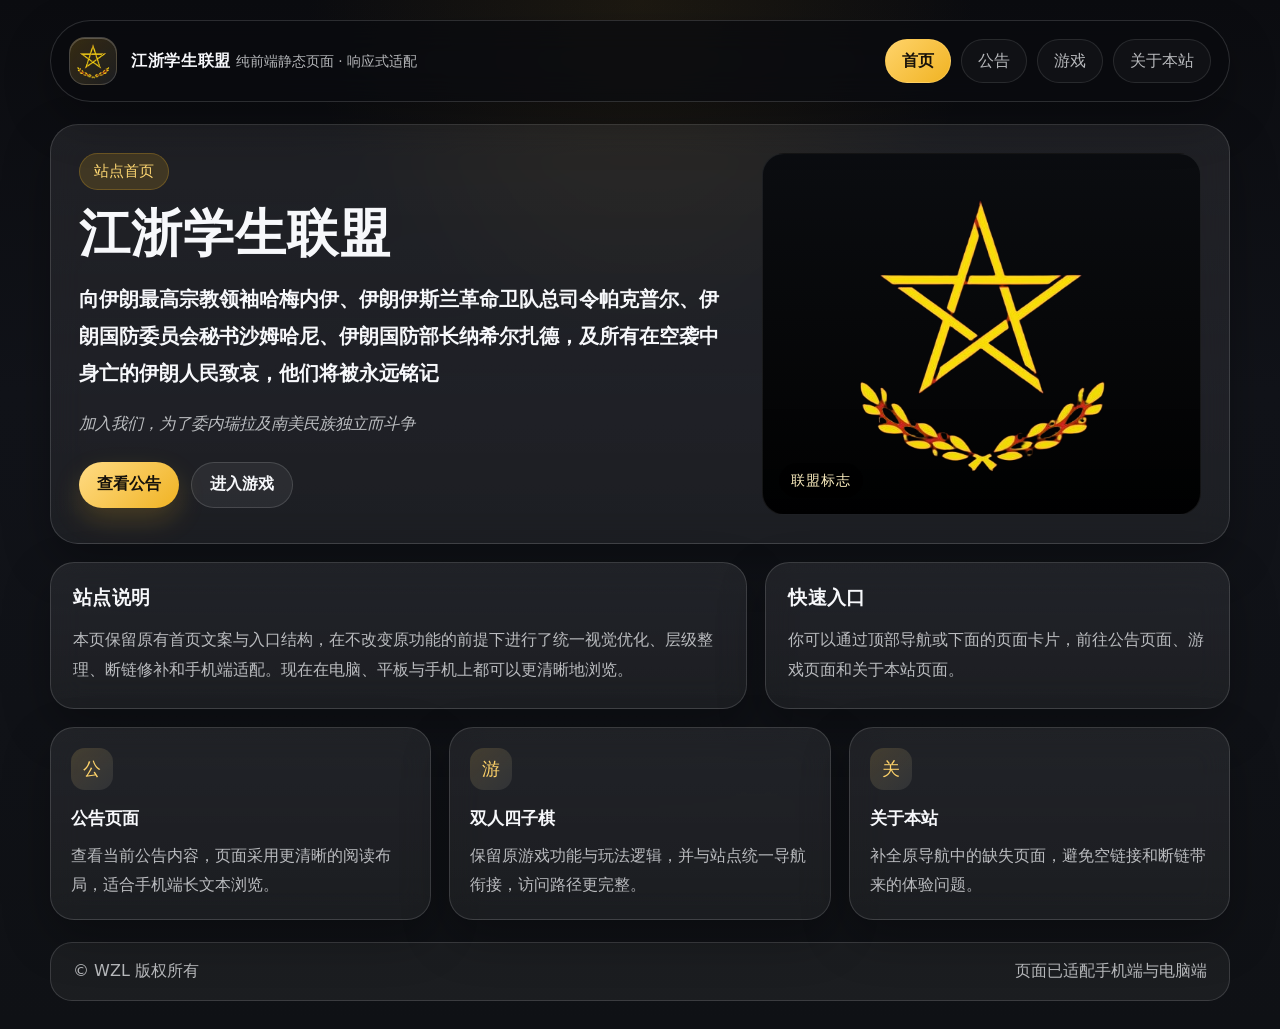
<file: index.html>
<!DOCTYPE html>
<html lang="zh-CN">
<head>
  <meta charset="UTF-8">
  <meta name="viewport" content="width=device-width, initial-scale=1.0, viewport-fit=cover">
  <title>江浙学生联盟</title>
  <link rel="icon" href="quest.png" type="image/png">
  <link rel="stylesheet" href="mystyle.css">
</head>
<body>
  <div class="site-shell">
    <header class="site-header">
      <a class="site-brand" href="index.html" aria-label="返回首页">
        <span class="site-brand__mark">
          <img src="logo.jpg" alt="江浙学生联盟标志">
        </span>
        <span class="site-brand__text">
          <span class="site-brand__title">江浙学生联盟</span>
          <span class="site-brand__sub">纯前端静态页面 · 响应式适配</span>
        </span>
      </a>
      <nav class="site-nav" aria-label="主导航">
        <ul class="site-nav__list">
          <li><a class="site-nav__link is-active" href="index.html">首页</a></li>
          <li><a class="site-nav__link" href="note.html">公告</a></li>
          <li><a class="site-nav__link" href="game.html">游戏</a></li>
          <li><a class="site-nav__link" href="about.html">关于本站</a></li>
        </ul>
      </nav>
    </header>

    <main class="page-space">
      <section class="hero-banner">
        <div class="hero-banner__grid">
          <div>
            <div class="hero-banner__eyebrow">站点首页</div>
            <h1 class="hero-banner__title">江浙学生联盟</h1>
            <h2 class="hero-banner__subtitle">向伊朗最高宗教领袖哈梅内伊、伊朗伊斯兰革命卫队总司令帕克普尔、伊朗国防委员会秘书沙姆哈尼、伊朗国防部长纳希尔扎德，及所有在空袭中身亡的伊朗人民致哀，他们将被永远铭记</h2>
            <p class="hero-banner__quote"><em>加入我们，为了委内瑞拉及南美民族独立而斗争</em></p>
            <div class="hero-banner__actions">
              <a class="site-button site-button--primary" href="note.html">查看公告</a>
              <a class="site-button site-button--secondary" href="game.html">进入游戏</a>
            </div>
          </div>
          <div class="hero-banner__media">
            <div class="hero-banner__image-card">
              <img class="hero-banner__image" src="logo.jpg" alt="联盟标志展示图">
            </div>
          </div>
        </div>
      </section>

      <section class="content-grid" style="margin-top: 18px;">
        <article class="content-card">
          <h2 class="card-title">站点说明</h2>
          <p class="card-text">本页保留原有首页文案与入口结构，在不改变原功能的前提下进行了统一视觉优化、层级整理、断链修补和手机端适配。现在在电脑、平板与手机上都可以更清晰地浏览。</p>
        </article>

        <article class="content-card">
          <h2 class="card-title">快速入口</h2>
          <p class="card-text">你可以通过顶部导航或下面的页面卡片，前往公告页面、游戏页面和关于本站页面。</p>
        </article>
      </section>

      <section class="entry-grid" style="margin-top: 18px;">
        <a class="entry-card" href="note.html">
          <div class="entry-card__icon">公</div>
          <h3 class="entry-card__title">公告页面</h3>
          <p class="entry-card__text">查看当前公告内容，页面采用更清晰的阅读布局，适合手机端长文本浏览。</p>
        </a>

        <a class="entry-card" href="game.html">
          <div class="entry-card__icon">游</div>
          <h3 class="entry-card__title">双人四子棋</h3>
          <p class="entry-card__text">保留原游戏功能与玩法逻辑，并与站点统一导航衔接，访问路径更完整。</p>
        </a>

        <a class="entry-card" href="about.html">
          <div class="entry-card__icon">关</div>
          <h3 class="entry-card__title">关于本站</h3>
          <p class="entry-card__text">补全原导航中的缺失页面，避免空链接和断链带来的体验问题。</p>
        </a>
      </section>
    </main>

    <footer class="site-footer">
      <p>© <span>WZL</span> 版权所有</p>
      <p>页面已适配手机端与电脑端</p>
    </footer>
  </div>
</body>
</html>
</file>
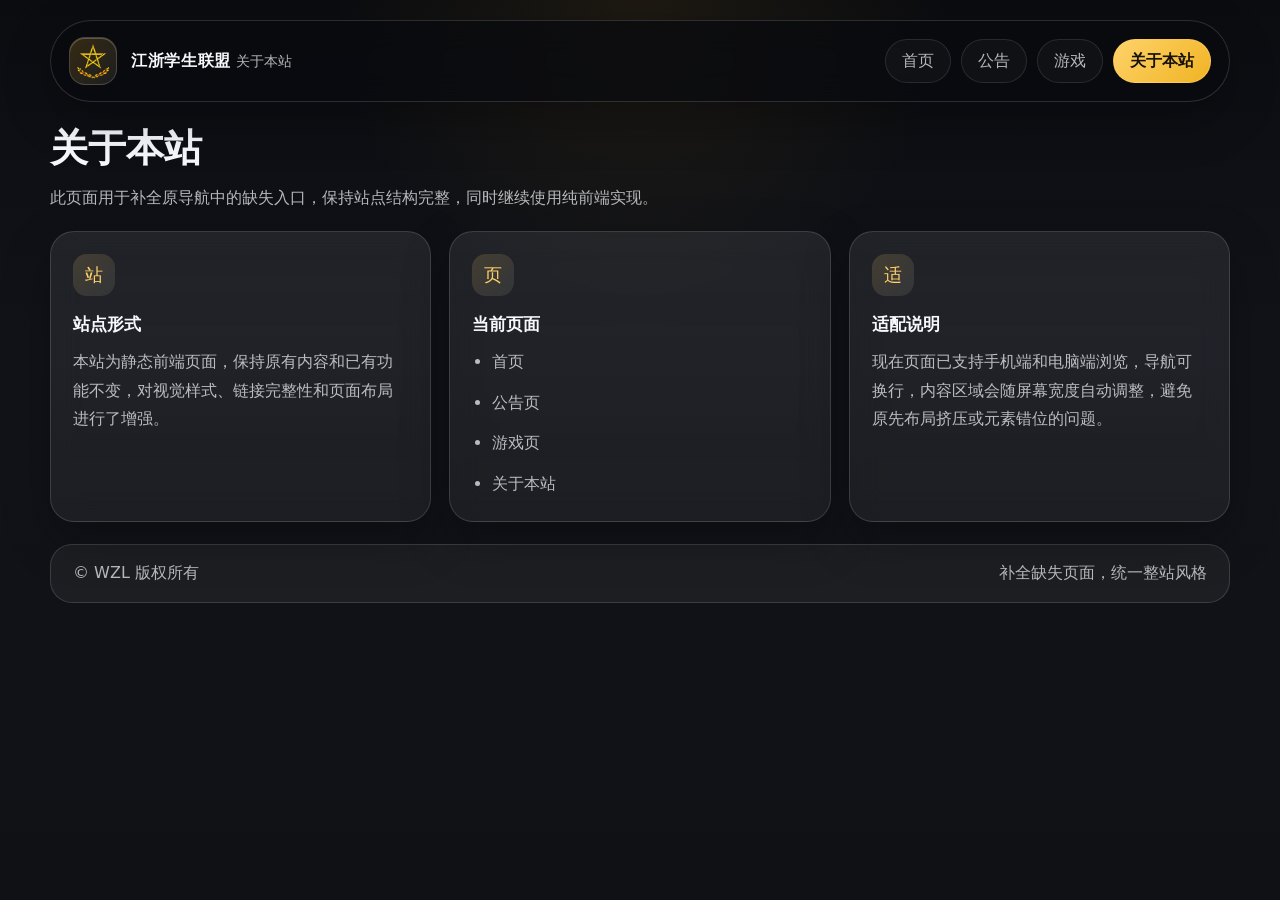
<file: about.html>
<!DOCTYPE html>
<html lang="zh-CN">
<head>
  <meta charset="UTF-8">
  <meta name="viewport" content="width=device-width, initial-scale=1.0, viewport-fit=cover">
  <title>关于本站 - 江浙学生联盟</title>
  <link rel="icon" href="quest.png" type="image/png">
  <link rel="stylesheet" href="mystyle.css">
</head>
<body>
  <div class="site-shell">
    <header class="site-header">
      <a class="site-brand" href="index.html" aria-label="返回首页">
        <span class="site-brand__mark">
          <img src="logo.jpg" alt="江浙学生联盟标志">
        </span>
        <span class="site-brand__text">
          <span class="site-brand__title">江浙学生联盟</span>
          <span class="site-brand__sub">关于本站</span>
        </span>
      </a>
      <nav class="site-nav" aria-label="主导航">
        <ul class="site-nav__list">
          <li><a class="site-nav__link" href="index.html">首页</a></li>
          <li><a class="site-nav__link" href="note.html">公告</a></li>
          <li><a class="site-nav__link" href="game.html">游戏</a></li>
          <li><a class="site-nav__link is-active" href="about.html">关于本站</a></li>
        </ul>
      </nav>
    </header>

    <main class="page-space">
      <section class="page-intro">
        <h1 class="page-intro__title">关于本站</h1>
        <p class="page-intro__text">此页面用于补全原导航中的缺失入口，保持站点结构完整，同时继续使用纯前端实现。</p>
      </section>

      <section class="about-grid">
        <article class="about-card">
          <div class="about-card__icon">站</div>
          <h2 class="about-card__title">站点形式</h2>
          <p class="about-card__text">本站为静态前端页面，保持原有内容和已有功能不变，对视觉样式、链接完整性和页面布局进行了增强。</p>
        </article>

        <article class="about-card">
          <div class="about-card__icon">页</div>
          <h2 class="about-card__title">当前页面</h2>
          <ul>
            <li>首页</li>
            <li>公告页</li>
            <li>游戏页</li>
            <li>关于本站</li>
          </ul>
        </article>

        <article class="about-card">
          <div class="about-card__icon">适</div>
          <h2 class="about-card__title">适配说明</h2>
          <p class="about-card__text">现在页面已支持手机端和电脑端浏览，导航可换行，内容区域会随屏幕宽度自动调整，避免原先布局挤压或元素错位的问题。</p>
        </article>
      </section>
    </main>

    <footer class="site-footer">
      <p>© <span>WZL</span> 版权所有</p>
      <p>补全缺失页面，统一整站风格</p>
    </footer>
  </div>
</body>
</html>
</file>
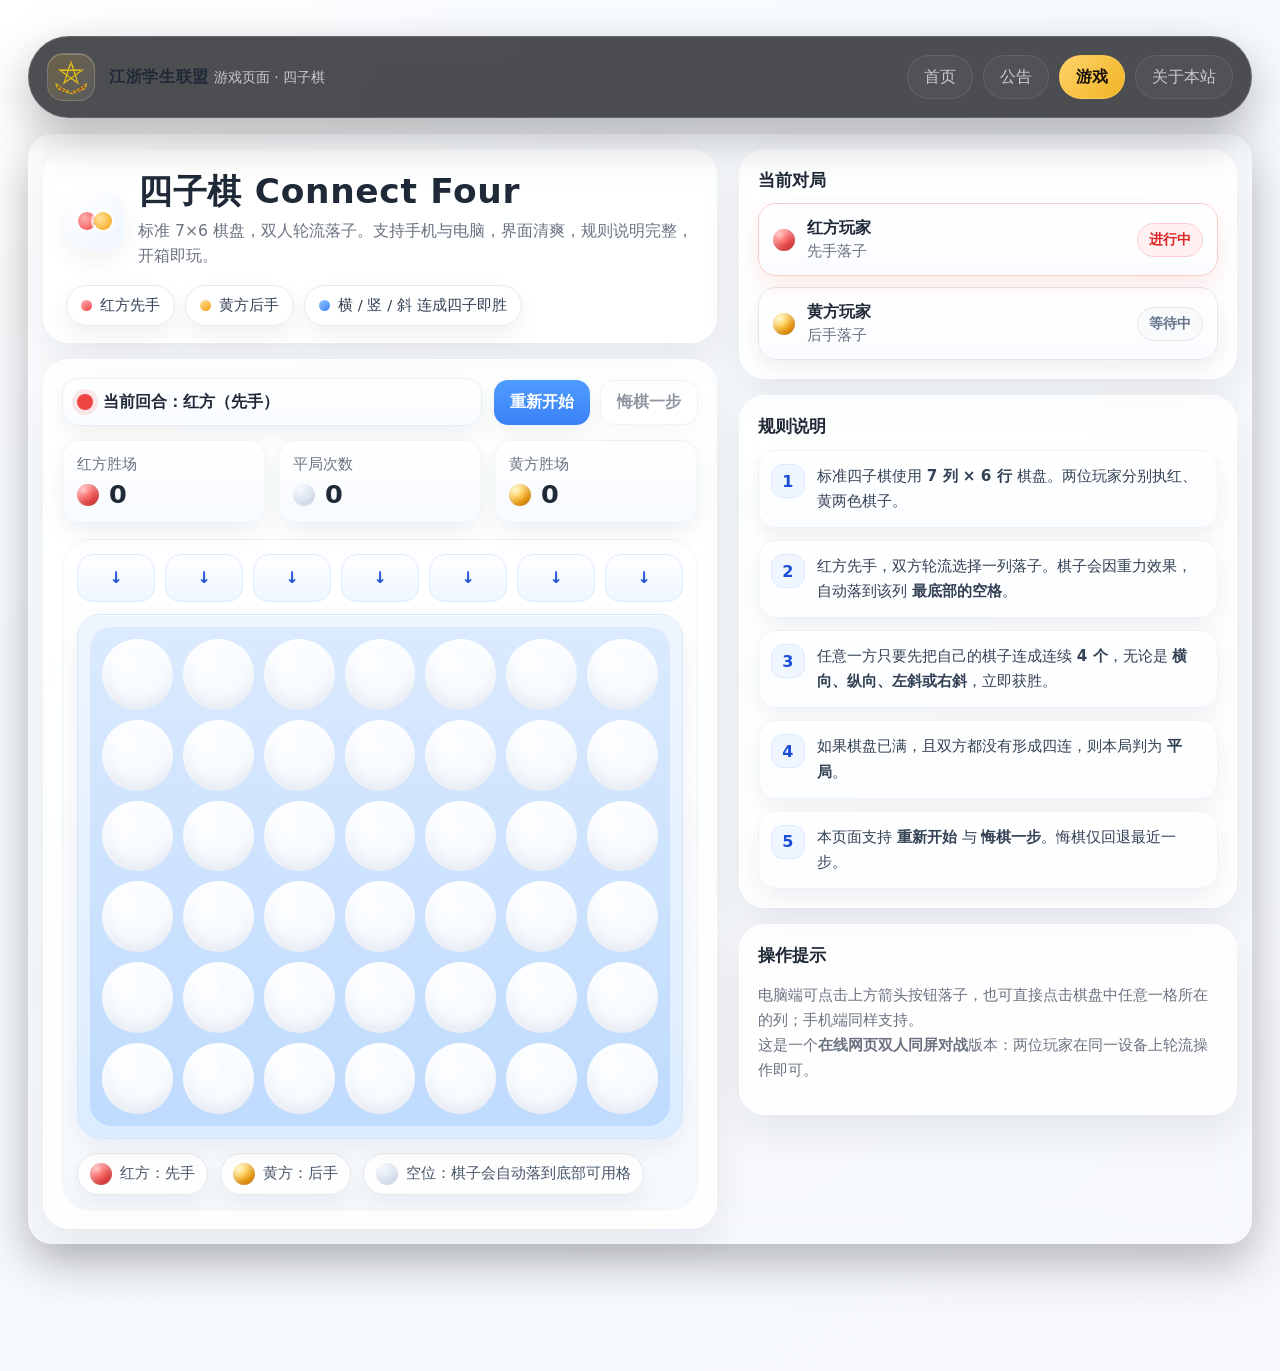
<file: game.html>
<!DOCTYPE html>
<html lang="zh-CN">
<head>
  <meta charset="UTF-8" />
  <meta name="viewport" content="width=device-width, initial-scale=1.0, viewport-fit=cover" />
  <title>游戏 - 江浙学生联盟</title>
  <link rel="icon" href="quest.png" type="image/png" />
  <link rel="stylesheet" href="mystyle.css" />
  <style>
    :root {
      --bg: #f8fafc;
      --bg-soft: #ffffff;
      --panel: rgba(255,255,255,0.82);
      --text: #1f2937;
      --subtext: #6b7280;
      --line: #e5e7eb;
      --shadow: 0 18px 40px rgba(15, 23, 42, 0.08);
      --shadow-soft: 0 10px 24px rgba(15, 23, 42, 0.06);

      --board: #dbeafe;
      --board-deep: #bfdbfe;
      --slot: #f8fbff;
      --red: #ef4444;
      --red-dark: #dc2626;
      --yellow: #f59e0b;
      --yellow-dark: #d97706;
      --accent: #3b82f6;
      --accent-soft: #eff6ff;
      --success: #10b981;
    }

    * {
      box-sizing: border-box;
      -webkit-tap-highlight-color: transparent;
    }

    html, body {
      margin: 0;
      min-height: 100%;
      background:
        radial-gradient(circle at top left, #ffffff 0%, #f8fbff 32%, #f6f8fc 100%);
      color: var(--text);
      font-family: "PingFang SC", "Microsoft YaHei", "Noto Sans SC", system-ui, -apple-system, BlinkMacSystemFont, "Segoe UI", sans-serif;
    }

    body {
      padding:
        max(16px, env(safe-area-inset-top))
        max(14px, env(safe-area-inset-right))
        max(18px, env(safe-area-inset-bottom))
        max(14px, env(safe-area-inset-left));
    }

    .app {
      max-width: 1200px;
      margin: 0 auto;
      display: grid;
      grid-template-columns: 1.15fr 0.85fr;
      gap: 22px;
      align-items: start;
    }

    .left,
    .right {
      min-width: 0;
    }

    .card {
      background: var(--panel);
      border: 1px solid rgba(255,255,255,0.88);
      backdrop-filter: blur(14px);
      border-radius: 26px;
      box-shadow: var(--shadow);
    }

    .hero {
      padding: 22px 22px 16px;
      margin-bottom: 16px;
    }

    .title-row {
      display: flex;
      gap: 14px;
      align-items: center;
      justify-content: space-between;
      flex-wrap: wrap;
    }

    .brand {
      display: flex;
      gap: 14px;
      align-items: center;
      min-width: 0;
    }

    .logo {
      width: 58px;
      height: 58px;
      border-radius: 18px;
      background:
        linear-gradient(145deg, #ffffff, #eef5ff);
      box-shadow: inset 0 1px 0 rgba(255,255,255,0.9), var(--shadow-soft);
      display: grid;
      place-items: center;
      position: relative;
      overflow: hidden;
      flex: none;
    }

    .logo::before,
    .logo::after {
      content: "";
      position: absolute;
      width: 18px;
      height: 18px;
      border-radius: 50%;
      top: 20px;
      box-shadow: 0 0 0 3px rgba(255,255,255,0.7);
    }

    .logo::before {
      left: 12px;
      background: radial-gradient(circle at 35% 35%, #ffb0b0, var(--red));
    }

    .logo::after {
      right: 12px;
      background: radial-gradient(circle at 35% 35%, #ffe39a, var(--yellow));
    }

    .hero h1 {
      margin: 0 0 6px;
      font-size: clamp(1.55rem, 2vw + 1rem, 2.15rem);
      line-height: 1.15;
      letter-spacing: 0.02em;
    }

    .hero p {
      margin: 0;
      color: var(--subtext);
      line-height: 1.65;
      font-size: 0.98rem;
    }

    .chips {
      display: flex;
      flex-wrap: wrap;
      gap: 10px;
      margin-top: 16px;
    }

    .chip {
      display: inline-flex;
      align-items: center;
      gap: 8px;
      padding: 10px 14px;
      border-radius: 999px;
      background: rgba(255,255,255,0.88);
      border: 1px solid var(--line);
      color: #334155;
      font-size: 0.93rem;
      box-shadow: var(--shadow-soft);
    }

    .dot {
      width: 11px;
      height: 11px;
      border-radius: 50%;
      flex: none;
    }

    .dot.red {
      background: linear-gradient(145deg, #ffb3b3, var(--red));
    }

    .dot.yellow {
      background: linear-gradient(145deg, #ffe4a6, var(--yellow));
    }

    .dot.blue {
      background: linear-gradient(145deg, #93c5fd, var(--accent));
    }

    .board-card {
      padding: 18px;
      overflow: hidden;
    }

    .top-panel {
      display: flex;
      align-items: center;
      justify-content: space-between;
      gap: 12px;
      margin-bottom: 14px;
      flex-wrap: wrap;
    }

    .status {
      display: flex;
      align-items: center;
      gap: 10px;
      min-height: 48px;
      padding: 10px 14px;
      border-radius: 16px;
      background: linear-gradient(180deg, #ffffff, #f8fbff);
      border: 1px solid #e8eef7;
      box-shadow: var(--shadow-soft);
      flex: 1;
      min-width: 220px;
    }

    .status-indicator {
      width: 16px;
      height: 16px;
      border-radius: 50%;
      flex: none;
      background: var(--accent);
      box-shadow: 0 0 0 5px rgba(59,130,246,0.12);
      transition: background 0.2s ease, box-shadow 0.2s ease;
    }

    .status-indicator.red {
      background: var(--red);
      box-shadow: 0 0 0 5px rgba(239,68,68,0.12);
    }

    .status-indicator.yellow {
      background: var(--yellow);
      box-shadow: 0 0 0 5px rgba(245,158,11,0.12);
    }

    .status-text {
      font-size: 1rem;
      font-weight: 700;
      line-height: 1.4;
      word-break: break-word;
    }

    .actions {
      display: flex;
      gap: 10px;
      flex-wrap: wrap;
    }

    button {
      border: 0;
      cursor: pointer;
      transition: transform 0.15s ease, box-shadow 0.2s ease, opacity 0.2s ease, background 0.2s ease;
      font: inherit;
    }

    button:active {
      transform: translateY(1px) scale(0.99);
    }

    .btn {
      padding: 11px 16px;
      border-radius: 14px;
      font-weight: 700;
      box-shadow: var(--shadow-soft);
    }

    .btn-primary {
      background: linear-gradient(180deg, #4f9cff, var(--accent));
      color: #fff;
    }

    .btn-secondary {
      background: #fff;
      color: #334155;
      border: 1px solid var(--line);
    }

    .btn:disabled {
      opacity: 0.55;
      cursor: not-allowed;
      transform: none;
    }

    .scores {
      display: grid;
      grid-template-columns: repeat(3, 1fr);
      gap: 12px;
      margin-bottom: 16px;
    }

    .score-card {
      background: linear-gradient(180deg, rgba(255,255,255,0.96), rgba(247,250,255,0.95));
      border: 1px solid #edf2f7;
      border-radius: 18px;
      padding: 14px;
      box-shadow: var(--shadow-soft);
      min-width: 0;
    }

    .score-label {
      color: var(--subtext);
      font-size: 0.92rem;
      margin-bottom: 8px;
    }

    .score-value {
      font-size: clamp(1.35rem, 2vw, 1.9rem);
      font-weight: 800;
      line-height: 1;
      display: flex;
      align-items: center;
      gap: 10px;
      min-width: 0;
    }

    .piece {
      width: 22px;
      height: 22px;
      border-radius: 50%;
      flex: none;
      box-shadow: inset -3px -4px 7px rgba(0,0,0,0.12), inset 2px 3px 7px rgba(255,255,255,0.5);
    }

    .piece.red {
      background: radial-gradient(circle at 32% 28%, #ffb8b8 0%, #ff7b7b 24%, var(--red) 62%, var(--red-dark) 100%);
    }

    .piece.yellow {
      background: radial-gradient(circle at 32% 28%, #fff2be 0%, #ffd96f 24%, var(--yellow) 62%, var(--yellow-dark) 100%);
    }

    .piece.ghost {
      background: radial-gradient(circle at 32% 28%, #f4f7fc 0%, #e5edf8 45%, #dbe5f1 100%);
      box-shadow: inset -2px -4px 8px rgba(148,163,184,0.28), inset 1px 2px 6px rgba(255,255,255,0.75);
    }

    .game-shell {
      border-radius: 28px;
      background: linear-gradient(180deg, #ffffff 0%, #f6faff 100%);
      border: 1px solid #eef3fa;
      padding: 14px;
      box-shadow: inset 0 1px 0 rgba(255,255,255,0.9);
    }

    .drop-row {
      display: grid;
      grid-template-columns: repeat(7, 1fr);
      gap: clamp(6px, 1vw, 10px);
      margin-bottom: 12px;
      position: relative;
      z-index: 3;
    }

    .drop-btn {
      min-width: 0;
      height: clamp(36px, 6vw, 48px);
      border-radius: 16px;
      background: linear-gradient(180deg, #ffffff, #eff6ff);
      border: 1px solid #dbeafe;
      color: #1d4ed8;
      font-weight: 800;
      font-size: clamp(0.92rem, 1.4vw, 1rem);
      position: relative;
      overflow: hidden;
    }

    .drop-btn:hover:not(:disabled) {
      box-shadow: 0 10px 18px rgba(59,130,246,0.12);
      transform: translateY(-1px);
    }

    .drop-btn::before {
      content: "↓";
      font-size: 1rem;
      line-height: 1;
    }

    .drop-btn[data-hover="red"] {
      background: linear-gradient(180deg, #fff5f5, #ffe8e8);
      color: var(--red-dark);
      border-color: #fecaca;
    }

    .drop-btn[data-hover="yellow"] {
      background: linear-gradient(180deg, #fffcf0, #fff4cf);
      color: var(--yellow-dark);
      border-color: #fde68a;
    }

    .board-wrap {
      overflow: hidden;
      border-radius: 24px;
      background: linear-gradient(180deg, #eef6ff, #dcecff);
      border: 1px solid #d6e7fb;
      padding: clamp(8px, 1.6vw, 12px);
      box-shadow: inset 0 1px 0 rgba(255,255,255,0.8), var(--shadow-soft);
      position: relative;
      z-index: 1;
    }

    .board {
      display: grid;
      grid-template-columns: repeat(7, 1fr);
      gap: clamp(6px, 1vw, 10px);
      background: linear-gradient(180deg, var(--board), var(--board-deep));
      padding: clamp(8px, 1.6vw, 12px);
      border-radius: 22px;
      position: relative;
      user-select: none;
      touch-action: manipulation;
    }

    .cell {
      aspect-ratio: 1 / 1;
      width: 100%;
      border-radius: 50%;
      background:
        radial-gradient(circle at 35% 35%, #ffffff 0%, #f7fbff 32%, var(--slot) 68%, #e7f0fb 100%);
      box-shadow:
        inset 0 6px 12px rgba(255,255,255,0.9),
        inset 0 -7px 12px rgba(148,163,184,0.18);
      position: relative;
      overflow: hidden;
      transition: transform 0.15s ease;
      cursor: pointer;
    }

    .cell.win {
      animation: pulseWin 0.9s ease-in-out infinite alternate;
    }

    @keyframes pulseWin {
      0% {
        transform: scale(1);
        box-shadow:
          inset 0 6px 12px rgba(255,255,255,0.9),
          inset 0 -7px 12px rgba(148,163,184,0.18),
          0 0 0 0 rgba(16,185,129,0.28);
      }
      100% {
        transform: scale(1.03);
        box-shadow:
          inset 0 6px 12px rgba(255,255,255,0.9),
          inset 0 -7px 12px rgba(148,163,184,0.18),
          0 0 0 8px rgba(16,185,129,0);
      }
    }

    .disc {
      position: absolute;
      inset: 6%;
      border-radius: 50%;
      transform: translateY(-135%) scale(0.92);
      opacity: 0;
      pointer-events: none;
    }

    .disc.red {
      background: radial-gradient(circle at 32% 28%, #ffbaba 0%, #ff7d7d 24%, var(--red) 62%, var(--red-dark) 100%);
      box-shadow:
        inset 3px 4px 8px rgba(255,255,255,0.38),
        inset -4px -5px 10px rgba(0,0,0,0.14),
        0 8px 14px rgba(239,68,68,0.18);
    }

    .disc.yellow {
      background: radial-gradient(circle at 32% 28%, #fff1bf 0%, #ffd96d 24%, var(--yellow) 62%, var(--yellow-dark) 100%);
      box-shadow:
        inset 3px 4px 8px rgba(255,255,255,0.38),
        inset -4px -5px 10px rgba(0,0,0,0.14),
        0 8px 14px rgba(245,158,11,0.18);
    }

    .disc.show {
      animation: dropIn 0.36s cubic-bezier(0.25, 1, 0.3, 1) forwards;
    }

    @keyframes dropIn {
      0% {
        transform: translateY(-135%) scale(0.92);
        opacity: 0.25;
      }
      75% {
        transform: translateY(4%) scale(1);
        opacity: 1;
      }
      100% {
        transform: translateY(0) scale(1);
        opacity: 1;
      }
    }

    .legend {
      display: flex;
      gap: 12px;
      flex-wrap: wrap;
      margin-top: 14px;
    }

    .legend-item {
      display: inline-flex;
      align-items: center;
      gap: 8px;
      padding: 9px 12px;
      border-radius: 999px;
      background: rgba(255,255,255,0.9);
      border: 1px solid var(--line);
      color: #475569;
      font-size: 0.92rem;
      box-shadow: var(--shadow-soft);
    }

    .panel {
      padding: 18px;
      margin-bottom: 16px;
    }

    .panel h2 {
      margin: 0 0 12px;
      font-size: 1.08rem;
      letter-spacing: 0.01em;
    }

    .turn-badges {
      display: grid;
      gap: 10px;
    }

    .turn-badge {
      display: flex;
      align-items: center;
      justify-content: space-between;
      gap: 12px;
      padding: 14px;
      border-radius: 18px;
      border: 1px solid var(--line);
      background: linear-gradient(180deg, #ffffff, #fafcff);
      box-shadow: var(--shadow-soft);
      transition: border-color 0.2s ease, transform 0.18s ease, box-shadow 0.18s ease;
    }

    .turn-badge.active.red {
      border-color: #fecaca;
      box-shadow: 0 10px 22px rgba(239,68,68,0.11);
      transform: translateY(-1px);
    }

    .turn-badge.active.yellow {
      border-color: #fde68a;
      box-shadow: 0 10px 22px rgba(245,158,11,0.12);
      transform: translateY(-1px);
    }

    .badge-left {
      display: flex;
      align-items: center;
      gap: 12px;
      min-width: 0;
    }

    .badge-text {
      min-width: 0;
    }

    .badge-title {
      font-weight: 800;
      margin-bottom: 3px;
    }

    .badge-sub {
      color: var(--subtext);
      font-size: 0.92rem;
    }

    .badge-flag {
      padding: 7px 11px;
      border-radius: 999px;
      font-size: 0.86rem;
      font-weight: 700;
      background: #f8fafc;
      color: #64748b;
      border: 1px solid var(--line);
      white-space: nowrap;
    }

    .badge-flag.active-red {
      color: var(--red-dark);
      background: #fff1f2;
      border-color: #fecdd3;
    }

    .badge-flag.active-yellow {
      color: var(--yellow-dark);
      background: #fffbea;
      border-color: #fde68a;
    }

    .rules {
      display: grid;
      gap: 12px;
    }

    .rule-item {
      display: grid;
      grid-template-columns: 34px 1fr;
      gap: 12px;
      align-items: start;
      padding: 13px 12px;
      border-radius: 18px;
      background: linear-gradient(180deg, #ffffff, #fbfdff);
      border: 1px solid #edf2f7;
      box-shadow: var(--shadow-soft);
    }

    .rule-num {
      width: 34px;
      height: 34px;
      border-radius: 12px;
      display: grid;
      place-items: center;
      font-weight: 800;
      color: #1d4ed8;
      background: var(--accent-soft);
      border: 1px solid #dbeafe;
    }

    .rule-content {
      color: #334155;
      line-height: 1.65;
      font-size: 0.95rem;
    }

    .footer-note {
      color: var(--subtext);
      line-height: 1.7;
      font-size: 0.92rem;
    }

    .toast {
      position: fixed;
      left: 50%;
      bottom: calc(18px + env(safe-area-inset-bottom));
      transform: translateX(-50%) translateY(18px);
      opacity: 0;
      pointer-events: none;
      padding: 12px 16px;
      border-radius: 14px;
      background: rgba(30,41,59,0.92);
      color: #fff;
      font-size: 0.93rem;
      box-shadow: var(--shadow);
      transition: opacity 0.25s ease, transform 0.25s ease;
      z-index: 30;
      max-width: min(92vw, 520px);
      text-align: center;
      line-height: 1.5;
    }

    .toast.show {
      opacity: 1;
      transform: translateX(-50%) translateY(0);
    }

    @media (max-width: 980px) {
      .app {
        grid-template-columns: 1fr;
      }

      .right {
        order: 2;
      }

      .left {
        order: 1;
      }
    }

    @media (max-width: 640px) {
      body {
        padding-top: max(12px, env(safe-area-inset-top));
      }

      .hero,
      .panel,
      .board-card {
        padding: 14px;
      }

      .scores {
        grid-template-columns: repeat(3, minmax(0, 1fr));
        gap: 8px;
      }

      .score-card {
        padding: 12px 10px;
      }

      .score-label {
        font-size: 0.84rem;
      }

      .score-value {
        gap: 7px;
        font-size: 1.15rem;
      }

      .piece {
        width: 18px;
        height: 18px;
      }

      .status {
        min-width: 0;
        width: 100%;
      }

      .actions {
        width: 100%;
      }

      .actions .btn {
        flex: 1;
      }

      .drop-btn {
        border-radius: 12px;
      }

      .board-wrap {
        border-radius: 18px;
      }

      .board {
        border-radius: 18px;
      }
    }

    @media (prefers-reduced-motion: reduce) {
      *,
      *::before,
      *::after {
        animation-duration: 0.001ms !important;
        animation-iteration-count: 1 !important;
        transition-duration: 0.001ms !important;
        scroll-behavior: auto !important;
      }
    }
  </style>
</head>
<body class="game-page">
  <div class="site-shell">
    <header class="site-header">
      <a class="site-brand" href="index.html" aria-label="返回首页">
        <span class="site-brand__mark">
          <img src="logo.jpg" alt="江浙学生联盟标志">
        </span>
        <span class="site-brand__text">
          <span class="site-brand__title">江浙学生联盟</span>
          <span class="site-brand__sub">游戏页面 · 四子棋</span>
        </span>
      </a>
      <nav class="site-nav" aria-label="主导航">
        <ul class="site-nav__list">
          <li><a class="site-nav__link" href="index.html">首页</a></li>
          <li><a class="site-nav__link" href="note.html">公告</a></li>
          <li><a class="site-nav__link is-active" href="game.html">游戏</a></li>
          <li><a class="site-nav__link" href="about.html">关于本站</a></li>
        </ul>
      </nav>
    </header>

    <div class="game-shell-frame">
  <main class="app">
    <section class="left">
      <section class="hero card">
        <div class="title-row">
          <div class="brand">
            <div class="logo" aria-hidden="true"></div>
            <div>
              <h1>四子棋 Connect Four</h1>
              <p>标准 7×6 棋盘，双人轮流落子。支持手机与电脑，界面清爽，规则说明完整，开箱即玩。</p>
            </div>
          </div>
        </div>
        <div class="chips">
          <span class="chip"><span class="dot red"></span>红方先手</span>
          <span class="chip"><span class="dot yellow"></span>黄方后手</span>
          <span class="chip"><span class="dot blue"></span>横 / 竖 / 斜 连成四子即胜</span>
        </div>
      </section>

      <section class="board-card card">
        <div class="top-panel">
          <div class="status" aria-live="polite">
            <span id="statusIndicator" class="status-indicator red" aria-hidden="true"></span>
            <div id="statusText" class="status-text">当前回合：红方（先手）</div>
          </div>
          <div class="actions">
            <button id="restartBtn" class="btn btn-primary" type="button">重新开始</button>
            <button id="undoBtn" class="btn btn-secondary" type="button">悔棋一步</button>
          </div>
        </div>

        <div class="scores" aria-label="比分板">
          <div class="score-card">
            <div class="score-label">红方胜场</div>
            <div class="score-value">
              <span class="piece red" aria-hidden="true"></span>
              <span id="redScore">0</span>
            </div>
          </div>
          <div class="score-card">
            <div class="score-label">平局次数</div>
            <div class="score-value">
              <span class="piece ghost" aria-hidden="true"></span>
              <span id="drawScore">0</span>
            </div>
          </div>
          <div class="score-card">
            <div class="score-label">黄方胜场</div>
            <div class="score-value">
              <span class="piece yellow" aria-hidden="true"></span>
              <span id="yellowScore">0</span>
            </div>
          </div>
        </div>

        <div class="game-shell">
          <div id="dropRow" class="drop-row" aria-label="选择落子列"></div>

          <div class="board-wrap">
            <div
              id="board"
              class="board"
              role="grid"
              aria-label="四子棋棋盘，7列6行。点击上方箭头或棋盘中的任意格所在列即可落子。"
            ></div>
          </div>

          <div class="legend">
            <span class="legend-item"><span class="piece red"></span>红方：先手</span>
            <span class="legend-item"><span class="piece yellow"></span>黄方：后手</span>
            <span class="legend-item"><span class="piece ghost"></span>空位：棋子会自动落到底部可用格</span>
          </div>
        </div>
      </section>
    </section>

    <aside class="right">
      <section class="panel card">
        <h2>当前对局</h2>
        <div class="turn-badges">
          <div id="redBadge" class="turn-badge active red">
            <div class="badge-left">
              <span class="piece red" aria-hidden="true"></span>
              <div class="badge-text">
                <div class="badge-title">红方玩家</div>
                <div class="badge-sub">先手落子</div>
              </div>
            </div>
            <span id="redFlag" class="badge-flag active-red">进行中</span>
          </div>

          <div id="yellowBadge" class="turn-badge">
            <div class="badge-left">
              <span class="piece yellow" aria-hidden="true"></span>
              <div class="badge-text">
                <div class="badge-title">黄方玩家</div>
                <div class="badge-sub">后手落子</div>
              </div>
            </div>
            <span id="yellowFlag" class="badge-flag">等待中</span>
          </div>
        </div>
      </section>

      <section class="panel card">
        <h2>规则说明</h2>
        <div class="rules">
          <div class="rule-item">
            <div class="rule-num">1</div>
            <div class="rule-content">标准四子棋使用 <strong>7 列 × 6 行</strong> 棋盘。两位玩家分别执红、黄两色棋子。</div>
          </div>
          <div class="rule-item">
            <div class="rule-num">2</div>
            <div class="rule-content">红方先手，双方轮流选择一列落子。棋子会因重力效果，自动落到该列 <strong>最底部的空格</strong>。</div>
          </div>
          <div class="rule-item">
            <div class="rule-num">3</div>
            <div class="rule-content">任意一方只要先把自己的棋子连成连续 <strong>4 个</strong>，无论是 <strong>横向、纵向、左斜或右斜</strong>，立即获胜。</div>
          </div>
          <div class="rule-item">
            <div class="rule-num">4</div>
            <div class="rule-content">如果棋盘已满，且双方都没有形成四连，则本局判为 <strong>平局</strong>。</div>
          </div>
          <div class="rule-item">
            <div class="rule-num">5</div>
            <div class="rule-content">本页面支持 <strong>重新开始</strong> 与 <strong>悔棋一步</strong>。悔棋仅回退最近一步。</div>
          </div>
        </div>
      </section>

      <section class="panel card">
        <h2>操作提示</h2>
        <p class="footer-note">
          电脑端可点击上方箭头按钮落子，也可直接点击棋盘中任意一格所在的列；手机端同样支持。<br />
          这是一个<strong>在线网页双人同屏对战</strong>版本：两位玩家在同一设备上轮流操作即可。
        </p>
      </section>
    </aside>
  </main>
    </div>

    <footer class="site-footer">
      <p>© <span>WZL</span> 版权所有</p>
      <p>游戏功能保持不变，已接入整站响应式导航</p>
    </footer>
  </div>

  <div id="toast" class="toast" role="status" aria-live="polite"></div>

  <script>
    (() => {
      const COLS = 7;
      const ROWS = 6;
      const EMPTY = 0;
      const RED = 1;
      const YELLOW = 2;

      const boardEl = document.getElementById("board");
      const dropRowEl = document.getElementById("dropRow");
      const statusTextEl = document.getElementById("statusText");
      const statusIndicatorEl = document.getElementById("statusIndicator");
      const restartBtn = document.getElementById("restartBtn");
      const undoBtn = document.getElementById("undoBtn");

      const redScoreEl = document.getElementById("redScore");
      const yellowScoreEl = document.getElementById("yellowScore");
      const drawScoreEl = document.getElementById("drawScore");

      const redBadge = document.getElementById("redBadge");
      const yellowBadge = document.getElementById("yellowBadge");
      const redFlag = document.getElementById("redFlag");
      const yellowFlag = document.getElementById("yellowFlag");

      const toastEl = document.getElementById("toast");

      let board = [];
      let currentPlayer = RED;
      let gameOver = false;
      let moveHistory = [];
      let scores = {
        red: 0,
        yellow: 0,
        draw: 0
      };
      let winningCells = [];
      let toastTimer = null;

      function createEmptyBoard() {
        return Array.from({ length: ROWS }, () => Array(COLS).fill(EMPTY));
      }

      function init() {
        createDropButtons();
        createBoard();
        bindEvents();
        resetGame(false);
      }

      function bindEvents() {
        restartBtn.addEventListener("click", () => {
          resetGame(true);
          showToast("已重新开始新的一局。");
        });

        undoBtn.addEventListener("click", undoMove);

        // 上方按钮：事件委托，稳定
        dropRowEl.addEventListener("click", (e) => {
          const btn = e.target.closest(".drop-btn");
          if (!btn) return;
          const col = Number(btn.dataset.col);
          dropInColumn(col);
        });

        // 棋盘任意格：点击所在列即可落子
        boardEl.addEventListener("click", (e) => {
          const cell = e.target.closest(".cell");
          if (!cell) return;
          const col = Number(cell.dataset.col);
          dropInColumn(col);
        });

        // 键盘支持 1~7 落子
        document.addEventListener("keydown", (e) => {
          if (e.key >= "1" && e.key <= "7") {
            dropInColumn(Number(e.key) - 1);
          } else if ((e.ctrlKey || e.metaKey) && (e.key === "z" || e.key === "Z")) {
            e.preventDefault();
            undoMove();
          } else if (e.key === "r" || e.key === "R") {
            resetGame(true);
            showToast("已重新开始新的一局。");
          }
        });

        // hover/focus 提示颜色
        dropRowEl.addEventListener("mouseover", handleDropButtonHover);
        dropRowEl.addEventListener("mouseout", clearDropButtonHover);
        dropRowEl.addEventListener("focusin", handleDropButtonHover);
        dropRowEl.addEventListener("focusout", clearDropButtonHover);
      }

      function handleDropButtonHover(e) {
        const btn = e.target.closest(".drop-btn");
        if (!btn || btn.disabled) return;
        btn.dataset.hover = currentPlayer === RED ? "red" : "yellow";
      }

      function clearDropButtonHover(e) {
        const btn = e.target.closest(".drop-btn");
        if (!btn) return;
        btn.dataset.hover = "";
      }

      function createDropButtons() {
        dropRowEl.innerHTML = "";
        for (let col = 0; col < COLS; col++) {
          const btn = document.createElement("button");
          btn.type = "button";
          btn.className = "drop-btn";
          btn.dataset.col = String(col);
          btn.setAttribute("aria-label", `向第 ${col + 1} 列落子`);
          btn.title = `向第 ${col + 1} 列落子`;
          dropRowEl.appendChild(btn);
        }
      }

      function createBoard() {
        boardEl.innerHTML = "";
        for (let row = 0; row < ROWS; row++) {
          for (let col = 0; col < COLS; col++) {
            const cell = document.createElement("div");
            cell.className = "cell";
            cell.dataset.row = String(row);
            cell.dataset.col = String(col);
            cell.setAttribute("role", "gridcell");
            cell.setAttribute("aria-label", `第 ${row + 1} 行，第 ${col + 1} 列`);
            boardEl.appendChild(cell);
          }
        }
      }

      function resetGame(keepScores = true) {
        board = createEmptyBoard();
        currentPlayer = RED;
        gameOver = false;
        moveHistory = [];
        winningCells = [];
        if (!keepScores) {
          scores = { red: 0, yellow: 0, draw: 0 };
        }
        render();
      }

      function getNextOpenRow(col) {
        for (let row = ROWS - 1; row >= 0; row--) {
          if (board[row][col] === EMPTY) return row;
        }
        return -1;
      }

      function isBoardFull() {
        for (let col = 0; col < COLS; col++) {
          if (board[0][col] === EMPTY) return false;
        }
        return true;
      }

      function dropInColumn(col) {
        if (gameOver) {
          showToast("本局已结束，请点击“重新开始”。");
          return;
        }

        if (col < 0 || col >= COLS) return;

        const row = getNextOpenRow(col);
        if (row === -1) {
          showToast(`第 ${col + 1} 列已满，请选择其他列。`);
          return;
        }

        board[row][col] = currentPlayer;
        moveHistory.push({ row, col, player: currentPlayer });

        const result = checkWinner(row, col, currentPlayer);
        if (result.win) {
          winningCells = result.cells;
          gameOver = true;
          if (currentPlayer === RED) {
            scores.red++;
          } else {
            scores.yellow++;
          }
          render({ animatedCell: { row, col } });
          showToast(currentPlayer === RED ? "红方获胜！成功连成四子。" : "黄方获胜！成功连成四子。");
          return;
        }

        if (isBoardFull()) {
          gameOver = true;
          scores.draw++;
          render({ animatedCell: { row, col } });
          showToast("棋盘已满，双方都未形成四连，本局平局。");
          return;
        }

        currentPlayer = currentPlayer === RED ? YELLOW : RED;
        render({ animatedCell: { row, col } });
      }

      function undoMove() {
        if (moveHistory.length === 0) {
          showToast("当前没有可悔棋的步骤。");
          return;
        }

        if (gameOver) {
          showToast("本局已结束，请重新开始新的一局。");
          return;
        }

        const lastMove = moveHistory.pop();
        board[lastMove.row][lastMove.col] = EMPTY;
        currentPlayer = lastMove.player;
        winningCells = [];
        render();
        showToast(`已悔棋：撤回第 ${lastMove.col + 1} 列的落子。`);
      }

      function checkWinner(row, col, player) {
        const directions = [
          [0, 1],   // 横向
          [1, 0],   // 纵向
          [1, 1],   // 主对角线
          [1, -1]   // 副对角线
        ];

        for (const [dr, dc] of directions) {
          const cells = [{ row, col }];

          let r = row + dr;
          let c = col + dc;
          while (isInside(r, c) && board[r][c] === player) {
            cells.push({ row: r, col: c });
            r += dr;
            c += dc;
          }

          r = row - dr;
          c = col - dc;
          while (isInside(r, c) && board[r][c] === player) {
            cells.unshift({ row: r, col: c });
            r -= dr;
            c -= dc;
          }

          if (cells.length >= 4) {
            return { win: true, cells };
          }
        }

        return { win: false, cells: [] };
      }

      function isInside(row, col) {
        return row >= 0 && row < ROWS && col >= 0 && col < COLS;
      }

      function render(options = {}) {
        renderDropButtons();
        renderBoard(options.animatedCell || null);
        renderStatus();
        renderScores();
        renderTurnPanel();
        undoBtn.disabled = moveHistory.length === 0 || gameOver;
      }

      function renderDropButtons() {
        const buttons = dropRowEl.querySelectorAll(".drop-btn");
        buttons.forEach((btn, col) => {
          const full = getNextOpenRow(col) === -1;
          btn.disabled = gameOver || full;
          btn.dataset.hover = "";
          btn.title = full ? `第 ${col + 1} 列已满` : `向第 ${col + 1} 列落子`;
          btn.setAttribute("aria-label", full ? `第 ${col + 1} 列已满` : `向第 ${col + 1} 列落子`);
        });
      }

      function renderBoard(animatedCell) {
        const cells = boardEl.querySelectorAll(".cell");
        cells.forEach((cell) => {
          const row = Number(cell.dataset.row);
          const col = Number(cell.dataset.col);
          const value = board[row][col];

          cell.innerHTML = "";
          cell.classList.remove("win");

          if (value !== EMPTY) {
            const disc = document.createElement("div");
            disc.className = "disc " + (value === RED ? "red" : "yellow");

            if (animatedCell && animatedCell.row === row && animatedCell.col === col) {
              disc.classList.add("show");
            } else {
              disc.style.transform = "translateY(0) scale(1)";
              disc.style.opacity = "1";
            }

            cell.appendChild(disc);
          }

          if (winningCells.some((item) => item.row === row && item.col === col)) {
            cell.classList.add("win");
          }
        });
      }

      function renderStatus() {
        statusIndicatorEl.className = "status-indicator";

        if (gameOver) {
          if (winningCells.length > 0) {
            const winner = board[winningCells[0].row][winningCells[0].col];
            if (winner === RED) {
              statusIndicatorEl.classList.add("red");
              statusTextEl.textContent = "本局结束：红方获胜，已形成连续四子。";
            } else {
              statusIndicatorEl.classList.add("yellow");
              statusTextEl.textContent = "本局结束：黄方获胜，已形成连续四子。";
            }
          } else {
            statusTextEl.textContent = "本局结束：棋盘已满，双方战成平局。";
          }
          return;
        }

        if (currentPlayer === RED) {
          statusIndicatorEl.classList.add("red");
          statusTextEl.textContent = "当前回合：红方（先手）";
        } else {
          statusIndicatorEl.classList.add("yellow");
          statusTextEl.textContent = "当前回合：黄方（后手）";
        }
      }

      function renderScores() {
        redScoreEl.textContent = String(scores.red);
        yellowScoreEl.textContent = String(scores.yellow);
        drawScoreEl.textContent = String(scores.draw);
      }

      function renderTurnPanel() {
        redBadge.className = "turn-badge";
        yellowBadge.className = "turn-badge";
        redFlag.className = "badge-flag";
        yellowFlag.className = "badge-flag";

        if (gameOver) {
          if (winningCells.length > 0) {
            const winner = board[winningCells[0].row][winningCells[0].col];
            if (winner === RED) {
              redBadge.classList.add("active", "red");
              redFlag.classList.add("active-red");
              redFlag.textContent = "获胜";
              yellowFlag.textContent = "落败";
            } else {
              yellowBadge.classList.add("active", "yellow");
              yellowFlag.classList.add("active-yellow");
              yellowFlag.textContent = "获胜";
              redFlag.textContent = "落败";
            }
          } else {
            redFlag.textContent = "平局";
            yellowFlag.textContent = "平局";
          }
          return;
        }

        if (currentPlayer === RED) {
          redBadge.classList.add("active", "red");
          redFlag.classList.add("active-red");
          redFlag.textContent = "进行中";
          yellowFlag.textContent = "等待中";
        } else {
          yellowBadge.classList.add("active", "yellow");
          yellowFlag.classList.add("active-yellow");
          yellowFlag.textContent = "进行中";
          redFlag.textContent = "等待中";
        }
      }

      function showToast(message) {
        toastEl.textContent = message;
        toastEl.classList.add("show");
        clearTimeout(toastTimer);
        toastTimer = setTimeout(() => {
          toastEl.classList.remove("show");
        }, 2200);
      }

      init();
    })();
  </script>
</body>
</html>
</file>
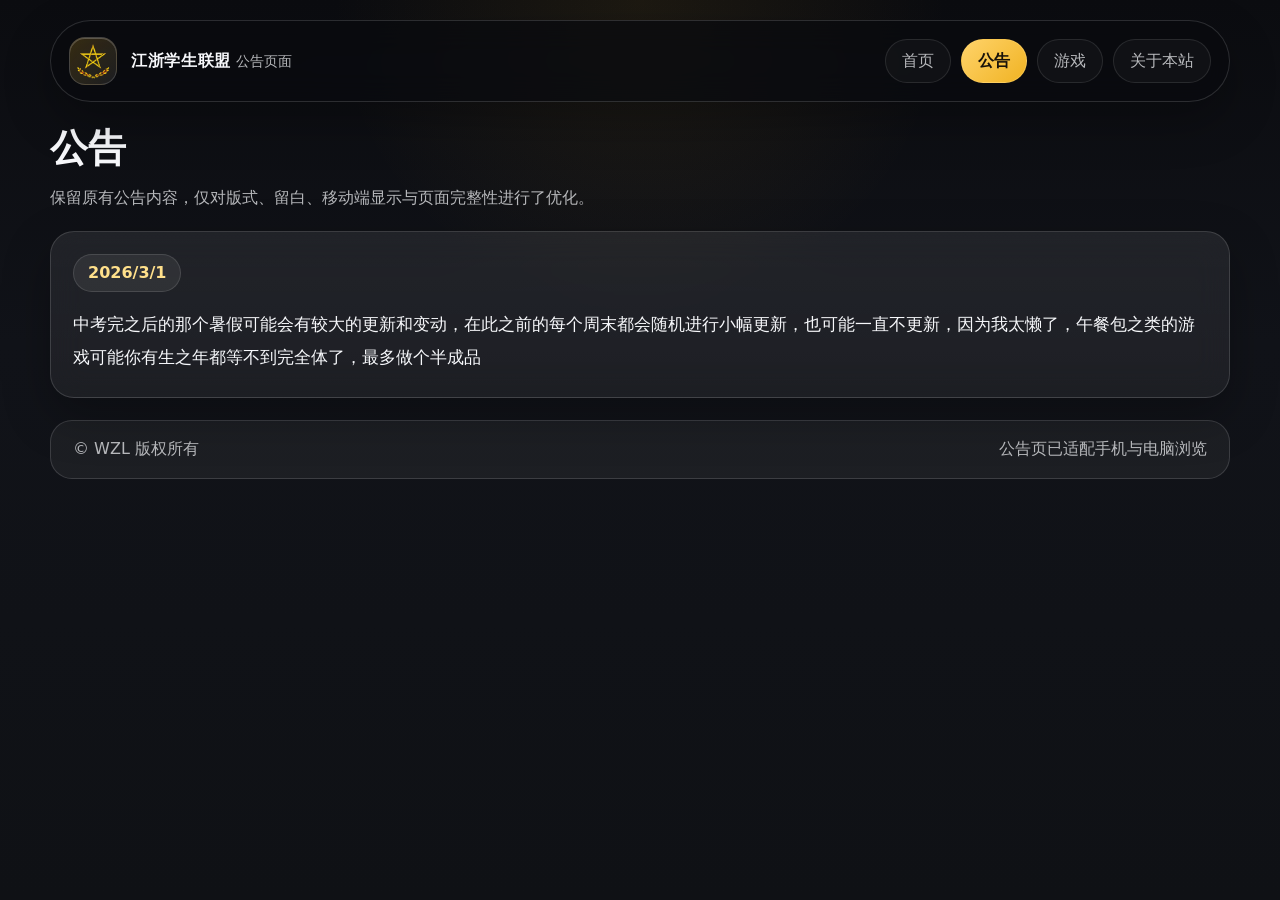
<file: note.html>
<!DOCTYPE html>
<html lang="zh-CN">
<head>
  <meta charset="UTF-8">
  <meta name="viewport" content="width=device-width, initial-scale=1.0, viewport-fit=cover">
  <title>公告 - 江浙学生联盟</title>
  <link rel="icon" href="quest.png" type="image/png">
  <link rel="stylesheet" href="mystyle.css">
</head>
<body>
  <div class="site-shell">
    <header class="site-header">
      <a class="site-brand" href="index.html" aria-label="返回首页">
        <span class="site-brand__mark">
          <img src="logo.jpg" alt="江浙学生联盟标志">
        </span>
        <span class="site-brand__text">
          <span class="site-brand__title">江浙学生联盟</span>
          <span class="site-brand__sub">公告页面</span>
        </span>
      </a>
      <nav class="site-nav" aria-label="主导航">
        <ul class="site-nav__list">
          <li><a class="site-nav__link" href="index.html">首页</a></li>
          <li><a class="site-nav__link is-active" href="note.html">公告</a></li>
          <li><a class="site-nav__link" href="game.html">游戏</a></li>
          <li><a class="site-nav__link" href="about.html">关于本站</a></li>
        </ul>
      </nav>
    </header>

    <main class="page-space">
      <section class="page-intro">
        <h1 class="page-intro__title">公告</h1>
        <p class="page-intro__text">保留原有公告内容，仅对版式、留白、移动端显示与页面完整性进行了优化。</p>
      </section>

      <section class="notice-card">
        <div class="notice-date">2026/3/1</div>
        <div class="notice-body">
          <h3>中考完之后的那个暑假可能会有较大的更新和变动，在此之前的每个周末都会随机进行小幅更新，也可能一直不更新，因为我太懒了，午餐包之类的游戏可能你有生之年都等不到完全体了，最多做个半成品</h3>
        </div>
      </section>
    </main>

    <footer class="site-footer">
      <p>© <span>WZL</span> 版权所有</p>
      <p>公告页已适配手机与电脑浏览</p>
    </footer>
  </div>
</body>
</html>
</file>
<file: mystyle.css>
:root {
  --site-bg: #0f1115;
  --site-bg-soft: #171a21;
  --site-surface: rgba(255, 255, 255, 0.08);
  --site-surface-strong: rgba(255, 255, 255, 0.12);
  --site-border: rgba(255, 255, 255, 0.14);
  --site-text: #f7f8fb;
  --site-text-soft: rgba(247, 248, 251, 0.72);
  --site-accent: #f0b323;
  --site-accent-soft: rgba(240, 179, 35, 0.16);
  --site-shadow: 0 18px 48px rgba(0, 0, 0, 0.28);
  --site-radius-lg: 28px;
  --site-radius-md: 18px;
  --site-radius-sm: 14px;
}

* {
  box-sizing: border-box;
}

html {
  scroll-behavior: smooth;
}

body {
  margin: 0;
  min-height: 100vh;
  color: var(--site-text);
  font-family: "PingFang SC", "Microsoft YaHei", "Noto Sans SC", system-ui, -apple-system, BlinkMacSystemFont, "Segoe UI", sans-serif;
  background:
    radial-gradient(circle at top, rgba(240, 179, 35, 0.08), transparent 28%),
    linear-gradient(180deg, #0b0c10 0%, #111319 38%, #0f1115 100%);
}

img {
  max-width: 100%;
  display: block;
}

a {
  color: inherit;
}

.site-shell {
  width: min(1180px, calc(100% - 32px));
  margin: 0 auto;
  padding: 20px 0 28px;
}

.site-header {
  display: flex;
  align-items: center;
  justify-content: space-between;
  gap: 18px;
  padding: 16px 18px;
  border: 1px solid var(--site-border);
  border-radius: 999px;
  background: rgba(9, 11, 15, 0.72);
  backdrop-filter: blur(16px);
  box-shadow: var(--site-shadow);
  position: sticky;
  top: 14px;
  z-index: 20;
}

.site-brand {
  display: flex;
  align-items: center;
  gap: 14px;
  min-width: 0;
  text-decoration: none;
}

.site-brand__mark {
  width: 48px;
  height: 48px;
  border-radius: 16px;
  overflow: hidden;
  border: 1px solid rgba(255, 255, 255, 0.16);
  background: linear-gradient(135deg, rgba(240, 179, 35, 0.2), rgba(255, 255, 255, 0.08));
  box-shadow: inset 0 1px 0 rgba(255, 255, 255, 0.22);
  flex: none;
}

.site-brand__mark img {
  width: 100%;
  height: 100%;
  object-fit: cover;
}

.site-brand__text {
  min-width: 0;
}

.site-brand__title {
  font-size: 1rem;
  font-weight: 800;
  line-height: 1.1;
  letter-spacing: 0.04em;
}

.site-brand__sub {
  margin-top: 4px;
  color: var(--site-text-soft);
  font-size: 0.86rem;
  line-height: 1.35;
}

.site-nav {
  display: flex;
  justify-content: flex-end;
  flex: 1;
}

.site-nav__list {
  display: flex;
  align-items: center;
  justify-content: flex-end;
  gap: 10px;
  list-style: none;
  margin: 0;
  padding: 0;
  flex-wrap: wrap;
}

.site-nav__link {
  display: inline-flex;
  align-items: center;
  justify-content: center;
  min-height: 44px;
  padding: 0 16px;
  border-radius: 999px;
  color: var(--site-text-soft);
  text-decoration: none;
  border: 1px solid rgba(255, 255, 255, 0.1);
  background: rgba(255, 255, 255, 0.03);
  transition: transform 0.22s ease, border-color 0.22s ease, background 0.22s ease, color 0.22s ease;
}

.site-nav__link:hover,
.site-nav__link:focus-visible {
  color: var(--site-text);
  background: rgba(255, 255, 255, 0.08);
  border-color: rgba(255, 255, 255, 0.2);
  transform: translateY(-1px);
}

.site-nav__link.is-active {
  color: #18120a;
  background: linear-gradient(135deg, #ffd36a, var(--site-accent));
  border-color: rgba(255, 211, 106, 0.45);
  font-weight: 800;
}

.page-space {
  margin-top: 22px;
}

.hero-banner,
.content-card,
.notice-card,
.entry-card,
.about-card,
.game-shell-frame {
  border: 1px solid var(--site-border);
  background: linear-gradient(180deg, rgba(255, 255, 255, 0.08), rgba(255, 255, 255, 0.05));
  backdrop-filter: blur(16px);
  box-shadow: var(--site-shadow);
}

.hero-banner {
  padding: 28px;
  border-radius: var(--site-radius-lg);
}

.hero-banner__grid {
  display: grid;
  grid-template-columns: minmax(0, 1.2fr) minmax(300px, 0.8fr);
  gap: 24px;
  align-items: stretch;
}

.hero-banner__eyebrow {
  display: inline-flex;
  align-items: center;
  gap: 8px;
  padding: 8px 14px;
  border-radius: 999px;
  background: var(--site-accent-soft);
  border: 1px solid rgba(240, 179, 35, 0.24);
  color: #ffd873;
  font-size: 0.92rem;
}

.hero-banner__title {
  margin: 16px 0 0;
  font-size: clamp(2rem, 4vw, 3.35rem);
  line-height: 1.08;
  letter-spacing: 0.02em;
}

.hero-banner__subtitle {
  margin: 20px 0 0;
  font-size: clamp(1rem, 1.3vw + 0.85rem, 1.22rem);
  line-height: 1.9;
  color: var(--site-text);
}

.hero-banner__quote {
  margin: 16px 0 0;
  color: var(--site-text-soft);
  font-size: 1.02rem;
  line-height: 1.8;
}

.hero-banner__actions {
  margin-top: 24px;
  display: flex;
  gap: 12px;
  flex-wrap: wrap;
}

.site-button {
  display: inline-flex;
  align-items: center;
  justify-content: center;
  min-height: 46px;
  padding: 0 18px;
  border-radius: 999px;
  text-decoration: none;
  font-weight: 700;
  transition: transform 0.22s ease, box-shadow 0.22s ease, opacity 0.22s ease;
}

.site-button:hover,
.site-button:focus-visible {
  transform: translateY(-1px);
}

.site-button--primary {
  color: #15110b;
  background: linear-gradient(135deg, #ffdb84, var(--site-accent));
  box-shadow: 0 12px 28px rgba(240, 179, 35, 0.2);
}

.site-button--secondary {
  color: var(--site-text);
  background: rgba(255, 255, 255, 0.06);
  border: 1px solid rgba(255, 255, 255, 0.14);
}

.hero-banner__media {
  display: flex;
}

.hero-banner__image-card {
  width: 100%;
  border-radius: calc(var(--site-radius-lg) - 6px);
  overflow: hidden;
  position: relative;
  min-height: 100%;
  background: linear-gradient(180deg, rgba(10, 12, 16, 0.9), rgba(0, 0, 0, 0.95));
  border: 1px solid rgba(255, 255, 255, 0.08);
}

.hero-banner__image-card::after {
  content: "联盟标志";
  position: absolute;
  left: 16px;
  bottom: 16px;
  padding: 8px 12px;
  border-radius: 999px;
  background: rgba(0, 0, 0, 0.52);
  color: #fff1c2;
  font-size: 0.9rem;
  letter-spacing: 0.08em;
}

.hero-banner__image {
  width: 100%;
  height: 100%;
  min-height: 360px;
  object-fit: cover;
}

.content-grid,
.entry-grid,
.about-grid {
  display: grid;
  gap: 18px;
}

.content-grid {
  grid-template-columns: minmax(0, 1.2fr) minmax(280px, 0.8fr);
}

.entry-grid,
.about-grid {
  grid-template-columns: repeat(3, minmax(0, 1fr));
}

.content-card,
.notice-card,
.entry-card,
.about-card,
.game-shell-frame {
  border-radius: 24px;
}

.content-card,
.notice-card,
.about-card,
.game-shell-frame {
  padding: 22px;
}

.card-title {
  margin: 0 0 14px;
  font-size: 1.18rem;
  letter-spacing: 0.02em;
}

.card-text {
  margin: 0;
  color: var(--site-text-soft);
  line-height: 1.9;
}

.notice-date {
  display: inline-flex;
  align-items: center;
  min-height: 38px;
  padding: 0 14px;
  border-radius: 999px;
  background: rgba(255, 255, 255, 0.07);
  border: 1px solid rgba(255, 255, 255, 0.12);
  color: #ffe08b;
  font-weight: 700;
}

.notice-body {
  margin-top: 16px;
  color: var(--site-text);
  font-size: clamp(1rem, 1vw + 0.9rem, 1.08rem);
  line-height: 1.95;
}

.notice-body h3 {
  margin: 0;
  font-size: inherit;
  font-weight: 500;
}

.entry-card {
  padding: 20px;
  text-decoration: none;
  transition: transform 0.22s ease, border-color 0.22s ease, background 0.22s ease;
}

.entry-card:hover,
.entry-card:focus-visible,
.about-card:hover,
.about-card:focus-within {
  transform: translateY(-2px);
  border-color: rgba(240, 179, 35, 0.26);
}

.entry-card__icon,
.about-card__icon {
  width: 42px;
  height: 42px;
  border-radius: 14px;
  display: grid;
  place-items: center;
  background: linear-gradient(135deg, rgba(255, 211, 106, 0.16), rgba(255, 255, 255, 0.08));
  color: #ffd36a;
  font-size: 1.15rem;
  margin-bottom: 16px;
}

.entry-card__title,
.about-card__title {
  margin: 0;
  font-size: 1.08rem;
}

.entry-card__text,
.about-card__text,
.about-card li {
  margin: 12px 0 0;
  color: var(--site-text-soft);
  line-height: 1.8;
}

.about-card ul {
  margin: 12px 0 0;
  padding-left: 1.25rem;
}

.page-intro {
  margin-bottom: 18px;
}

.page-intro__title {
  margin: 0;
  font-size: clamp(1.6rem, 2vw + 1rem, 2.35rem);
}

.page-intro__text {
  margin: 10px 0 0;
  color: var(--site-text-soft);
  line-height: 1.8;
}

.site-footer {
  margin-top: 22px;
  padding: 18px 22px;
  border-radius: 22px;
  border: 1px solid var(--site-border);
  background: rgba(255, 255, 255, 0.05);
  color: var(--site-text-soft);
  display: flex;
  justify-content: space-between;
  align-items: center;
  gap: 12px;
  flex-wrap: wrap;
}

.site-footer p {
  margin: 0;
}

.game-page .site-shell {
  width: min(1240px, calc(100% - 28px));
}

.game-page .site-header {
  margin-bottom: 16px;
}

.game-shell-frame {
  padding: 14px;
}

@media (max-width: 980px) {
  .hero-banner__grid,
  .content-grid,
  .entry-grid,
  .about-grid {
    grid-template-columns: 1fr;
  }

  .site-header {
    border-radius: 28px;
    align-items: flex-start;
    flex-direction: column;
  }

  .site-nav {
    width: 100%;
    justify-content: flex-start;
  }

  .site-nav__list {
    justify-content: flex-start;
  }
}

@media (max-width: 640px) {
  .site-shell {
    width: min(100% - 20px, 1180px);
    padding-top: 12px;
    padding-bottom: 18px;
  }

  .site-header,
  .hero-banner,
  .content-card,
  .notice-card,
  .about-card,
  .site-footer,
  .game-shell-frame {
    border-radius: 22px;
  }

  .site-header {
    padding: 14px;
    top: 10px;
  }

  .site-brand {
    width: 100%;
  }

  .site-brand__title {
    font-size: 0.98rem;
  }

  .site-nav__link {
    min-height: 40px;
    padding: 0 14px;
    font-size: 0.95rem;
  }

  .hero-banner,
  .content-card,
  .notice-card,
  .about-card {
    padding: 18px;
  }

  .hero-banner__image {
    min-height: 240px;
  }

  .hero-banner__subtitle,
  .hero-banner__quote,
  .card-text,
  .notice-body,
  .page-intro__text,
  .entry-card__text,
  .about-card__text,
  .about-card li {
    line-height: 1.8;
  }

  .site-footer {
    padding: 16px 18px;
  }
}

@media (prefers-reduced-motion: reduce) {
  *,
  *::before,
  *::after {
    scroll-behavior: auto !important;
    transition-duration: 0.001ms !important;
    animation-duration: 0.001ms !important;
    animation-iteration-count: 1 !important;
  }
}
</file>
